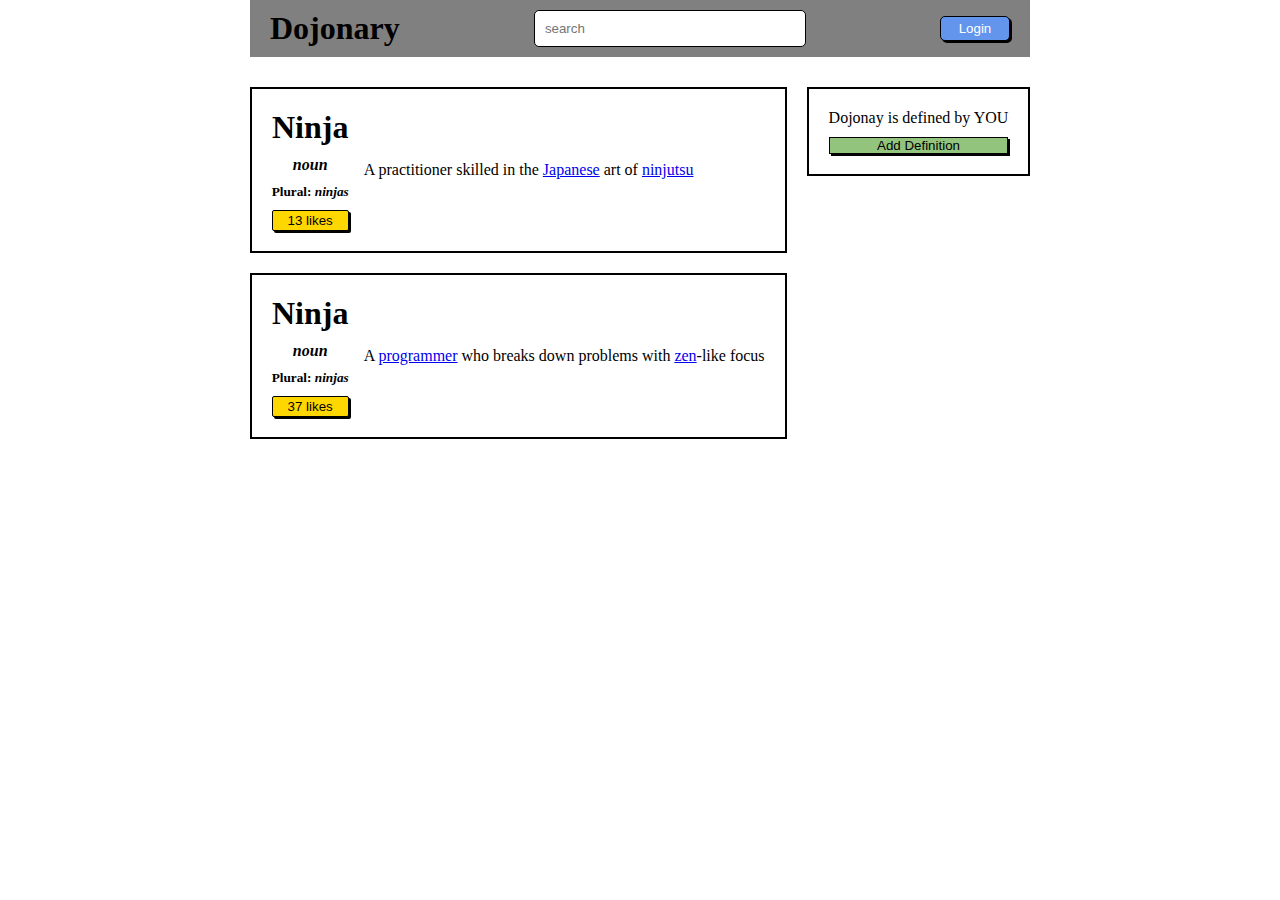
<file: evento_onclick/index.html>
<!DOCTYPE html>
<html lang="en">
<head>
    <meta charset="UTF-8">
    <meta http-equiv="X-UA-Compatible" content="IE=edge">
    <meta name="viewport" content="width=device-width, initial-scale=1.0">
    <title>Evento onClick</title>
    <link rel="stylesheet" href="styles.css">
</head>
<body>
    <header>
        <h1>Dojonary</h1>
        <input type="text" placeholder="search">
        <button onclick="turnLogOut(this)">Login</button>
    </header>
    <main>
        <div class="col-1">
            <div class="box">
                <div class="box-left">
                    <h1>Ninja</h1>
                    <h4>noun</h4>
                    <h5>Plural: <span>ninjas</span></h5> 
                    <button class="button-like" id="button-1" onclick="sendAlert()">13 likes</button>
                </div>
                <diva class="box-rigth">
                    <p>A practitioner skilled in the <a href="#">Japanese</a> art of <a href="#">ninjutsu</a></p>
                </div>
                <div class="box">
                    <div class="box-left">
                        <h1>Ninja</h1>
                        <h4>noun</h4>
                        <h5>Plural: <span>ninjas</span></h5> 
                        <button class="button-like" id="button-2" onclick="sendAlert()">37 likes</button>
                    </div>
                    <div class="box-rigth">
                        <p>A <a href="#">programmer</a> who breaks down problems with <a href="#">zen</a>-like focus</p>
                    </div>
                </div>
            </div>
            <div class="col-2">
                <div class="box-2">
                    <p>Dojonay is defined by YOU</p>
                    <button class="button-definition" id="button-3" onclick="removeButton(this)">Add Definition</button>
                    </div>
                </div>
            </div>
        </div>
    </main>
    <script src="script.js"></script>
</body>
</html>
</file>
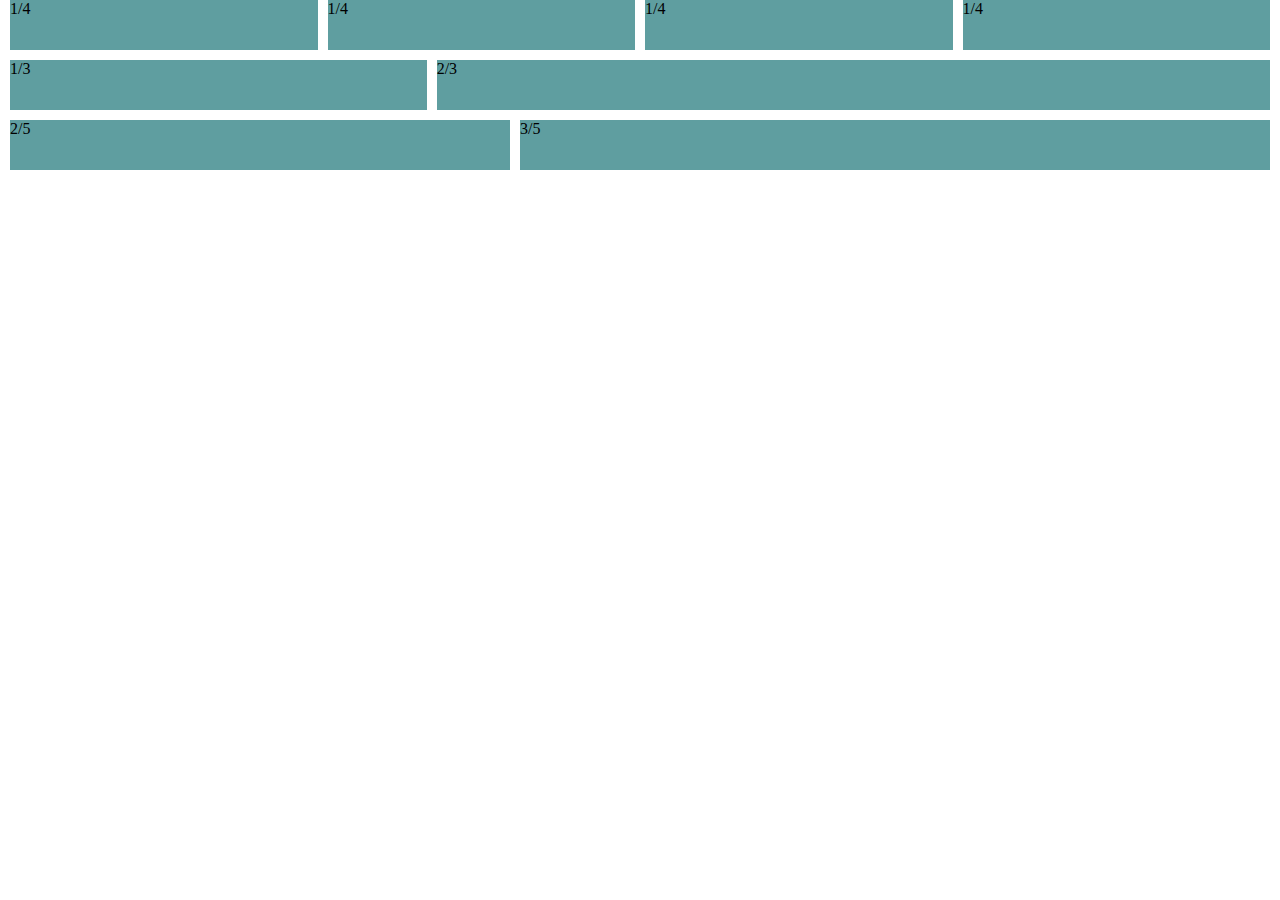
<file: Flex_columns/index.html>
<!DOCTYPE html>
<html lang="en">
<head>
    <meta charset="UTF-8">
    <meta http-equiv="X-UA-Compatible" content="IE=edge">
    <meta name="viewport" content="width=device-width, initial-scale=1.0">
    <title>Flex Columns</title>
    <link rel="stylesheet" href="styles.css">
</head>
<body>
    <div class="row">
        <div class="col">1/4</div>
        <div class="col">1/4</div>
        <div class="col">1/4</div>
        <div class="col">1/4</div>
    </div>
    <div class="row">
        <div class="col">1/3</div> 
        <div class="col-2">2/3</div>
    </div>
    <div class="row">
        <div class="col-2">2/5</div>
        <div class="col-3">3/5</div>
    </div>
</body>
</html>
</file>
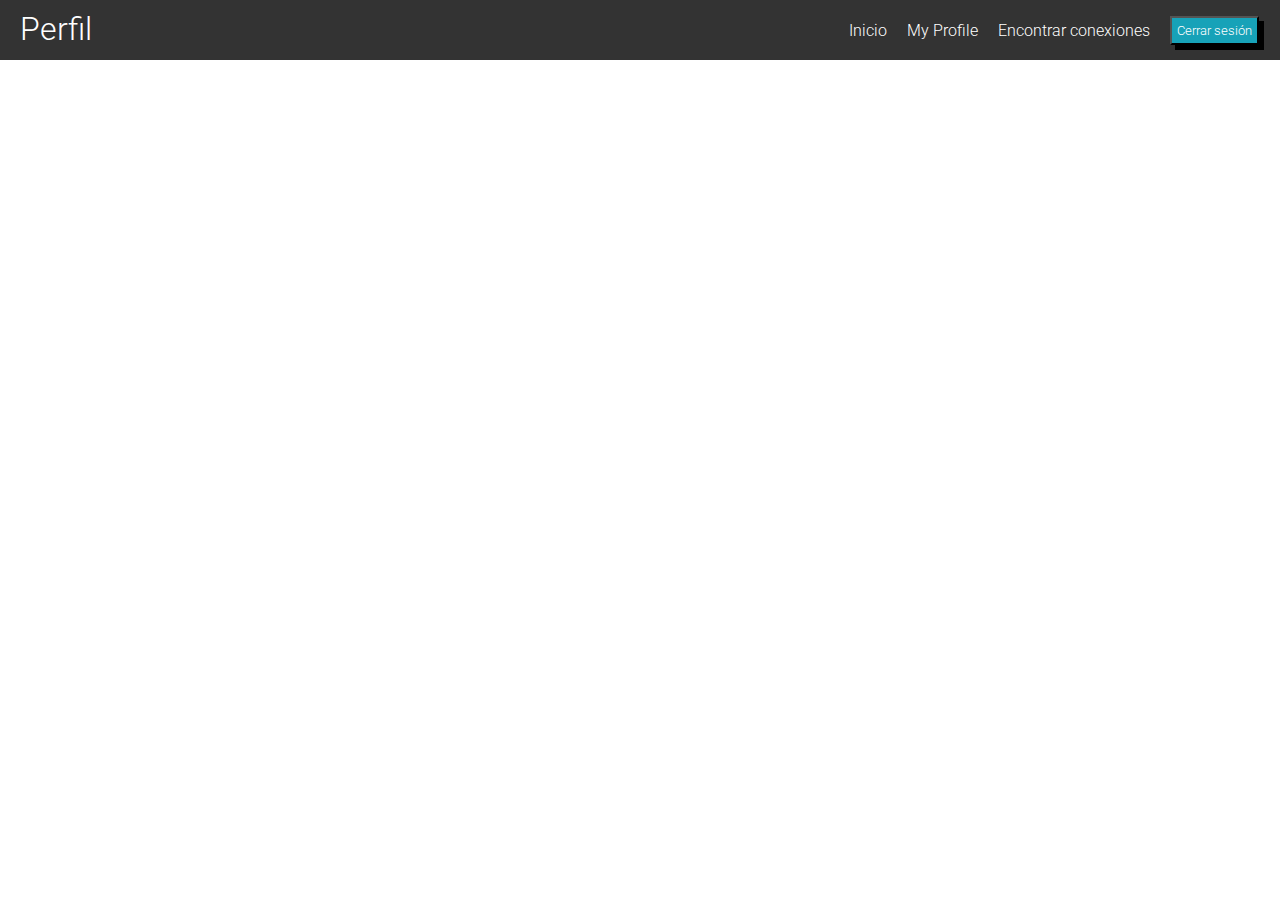
<file: Flex_Nav/index.html>
<!DOCTYPE html>
<html lang="en">
<head>
    <meta charset="UTF-8">
    <meta http-equiv="X-UA-Compatible" content="IE=edge">
    <meta name="viewport" content="width=device-width, initial-scale=1.0">
    <title>Flex Nav</title>
    <link rel="stylesheet" href="styles.css">
</head>
<body>
    <div class="nav">
        <h1 class="nav-title">Perfil</h1>
        <ul class="nav-links">
            <li><a href="#">Inicio</a></li>
            <li><a href="#" class="active">My Profile</a></li>
            <li><a href="#">Encontrar conexiones</a></li>
            <li><button class="btn">Cerrar sesión</button></li>
        </ul>
    </div>
</body>
</html>
</file>
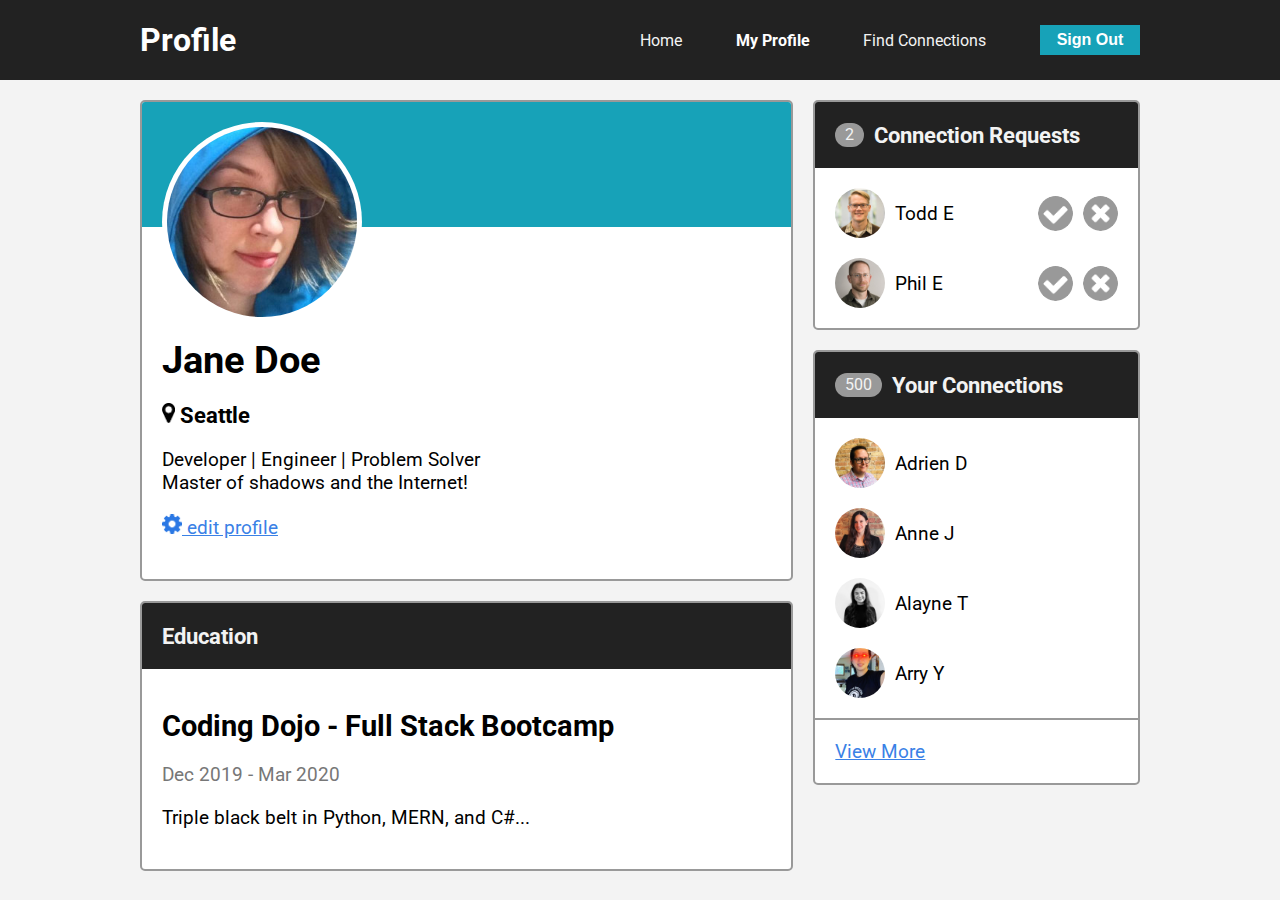
<file: hacer-conexiones/index.html>
<!DOCTYPE html>
<html lang="en">
<head>
    <meta charset="UTF-8">
    <meta name="viewport" content="width=device-width, initial-scale=1.0">
    <title>Profile Page</title>
    <link rel="stylesheet" href="style.css">
    <link rel="preconnect" href="https://fonts.gstatic.com">
    <link href="https://fonts.googleapis.com/css2?family=Roboto&display=swap" rel="stylesheet">
</head>
<body>

    <!-- navbar -->
    <div class="nav">
        <div class="flex-container">
            <h1 class="nav-title">Profile</h1>
            <ul class="nav-links">
                <li><a href="#">Home</a></li>
                <li><a href="#" class="active">My Profile</a></li>
                <li><a href="#">Find Connections</a></li>
                <li><button class="btn">Sign Out</button></li>
            </ul>
        </div>
    </div>

    <!-- main -->
    <div class="flex-container main">

        <!-- 2/3 width column -->
        <div class="col-2">

            <!-- user info card -->
            <div class="card user-card">
                <div class="card-header">
                    <img src="images/jane-m.jpg" alt="jane" class="avatar-m">
                </div>
                <div class="card-body">
                    <h1 id="name-card">Jane Doe</h1>
                    <h3><img src="icons/map-marker.png" alt="pin" class="icon-s"> Seattle</h3>
                    <p>Developer | Engineer | Problem Solver<br>
                    Master of shadows and the Internet!</p>
                    <p><a href="#" onclick="changeName()"><img src="icons/gear.png" alt="gear" class="icon-s""> edit profile</a></p>
                </div>
            </div>

            <!-- user education card -->
            <div class="card">
                <div class="card-header">
                    <h3>Education</h3>
                </div>
                <div class="card-body">
                    <h2>Coding Dojo - Full Stack Bootcamp</h2>
                    <p class="dates">Dec 2019 - Mar 2020</p>
                    <p>Triple black belt in Python, MERN, and C#...</p>
                </div>
            </div>

        </div>

        <!-- 1/3 width column -->
        <div class="col-1">

            <!-- connection requests card -->
            <div class="card">
                <div class="card-header">
                    <span class="badge">2</span>
                    <h3>Connection Requests</h3>
                </div>
                <ul class="card-list">
                    <li class="card-list-item">
                        <span>
                            <img src="images/todd-s.jpg" alt="todd" class="avatar-s">
                            Todd E
                        </span>
                        <span>
                            <img src="icons/accept-circle.png" alt="accept" class="icon" onclick="removeRequest(this,'accept')">
                            <img src="icons/close-circle.png" alt="close" class="icon" onclick="removeRequest(this,'decline')">
                        </span>
                    </li>
                    <li class="card-list-item">
                        <span>
                            <img src="images/phil-s.jpg" alt="phil" class="avatar-s">
                            Phil E
                        </span>
                        <span>
                            <img src="icons/accept-circle.png" alt="accept" class="icon" onclick="removeRequest(this,'accept')">
                            <img src="icons/close-circle.png" alt="close" class="icon"onclick="removeRequest(this,'decline')">
                        </span>
                    </li>
                </ul>
            </div>

            <!-- your connections card -->
            <div class="card">
                <div class="card-header">
                    <span class="badge" id="connections">500</span>
                    <h3>Your Connections</h3>
                </div>
                <ul class="card-list">
                    <li class="card-list-item start">
                        <img src="images/adrien-s.jpg" alt="adrien" class="avatar-s">
                        Adrien D
                    </li>
                    <li class="card-list-item start">
                        <img src="images/anne-s.jpg" alt="anne" class="avatar-s">
                        Anne J
                    </li>
                    <li class="card-list-item start">
                        <img src="images/alayne-s.jpg" alt="alayne" class="avatar-s">
                        Alayne T
                    </li>
                    <li class="card-list-item start">
                        <img src="images/arry-s.jpg" alt="arry" class="avatar-s">
                        Arry Y
                    </li>
                </ul>
                <div class="card-footer">
                    <a href="#">View More</a>
                </div>
            </div>

        </div>
    </div>

    <script src="script.js"></script>
</body>
</html>
</file>
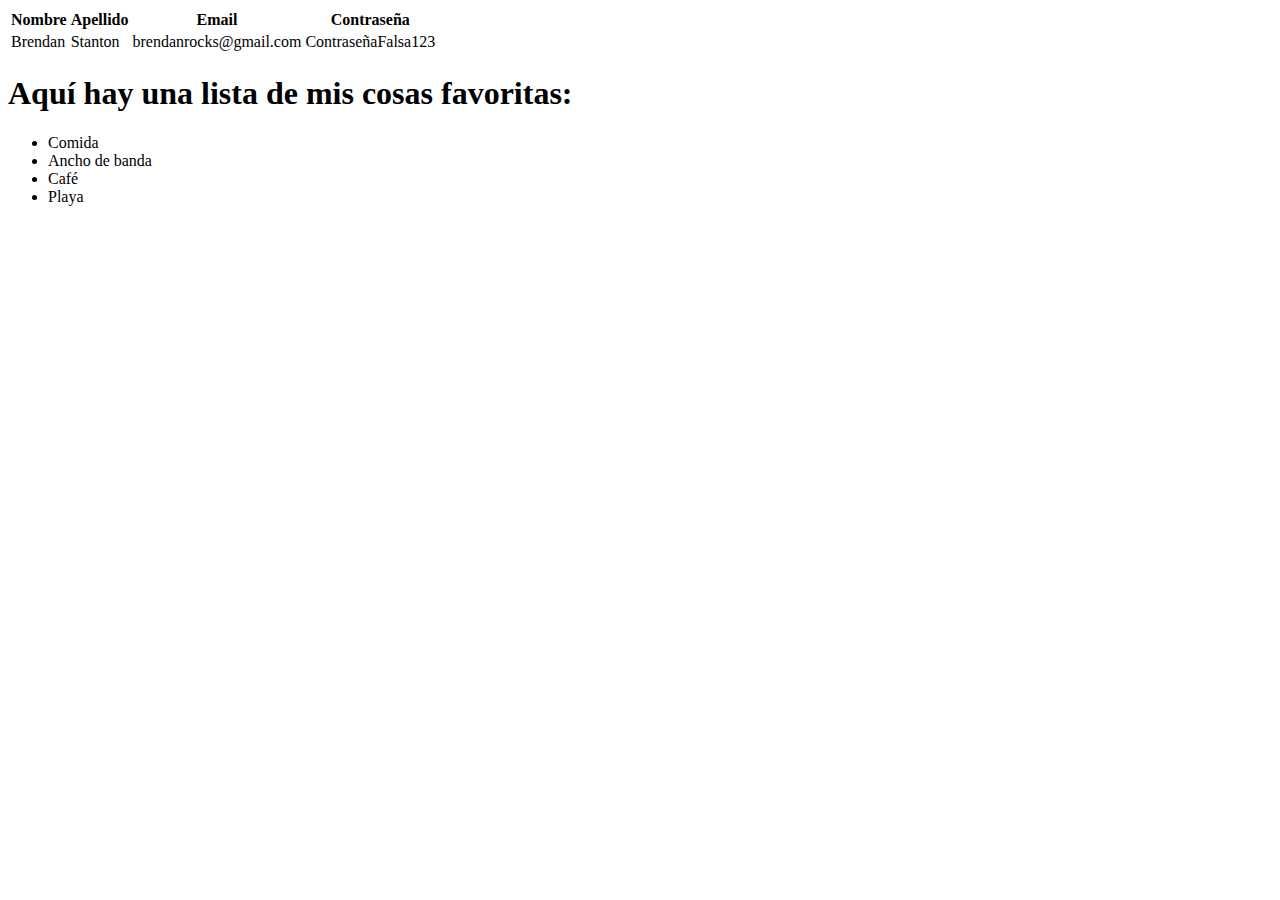
<file: basicoII.html>
<!DOCTYPE html>
<html>
    <head>
        <title>Básico II</title>
    </head>
    <body>
        <table> 
            <thead>
                <tr>
                    <th>Nombre</th>
                    <th>Apellido</th>
                    <th>Email</th>
                    <th>Contraseña</th>
                </tr>
            </thead>
            <tbody>
                <tr>
                    <td>Brendan</td>
                    <td>Stanton</td>
                    <td>brendanrocks@gmail.com</td>
                    <td>ContraseñaFalsa123</td>
                </tr>
            </tbody>
    </table>
    <h1>Aquí hay una lista de mis cosas favoritas:</h1>
    <ul>
        <li>Comida</li>
        <li>Ancho de banda</li>
        <li>Café</li>
        <li>Playa</li>
    </ul>
    </body>
</html>
</file>
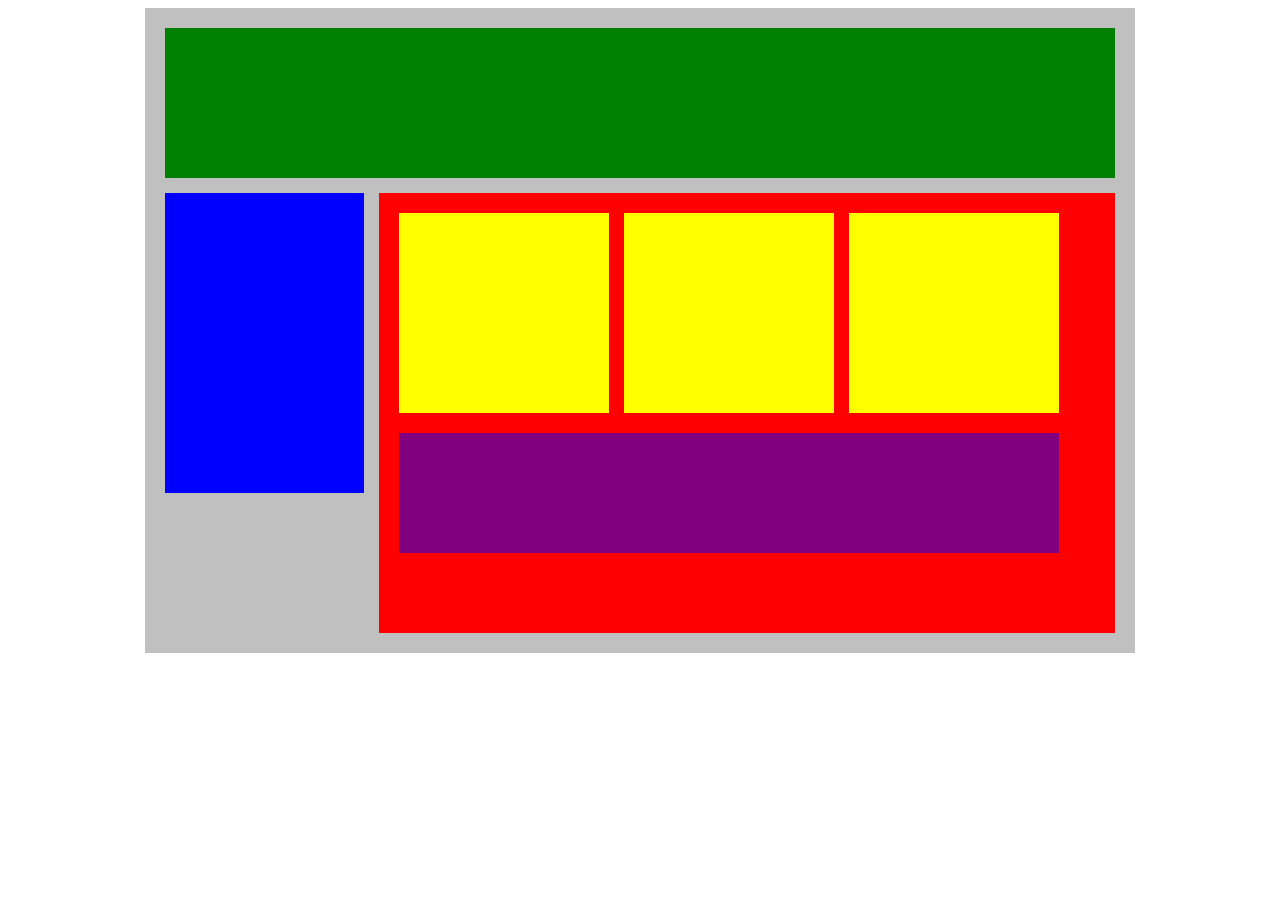
<file: Flex_our_cubes/idenx.html>
<!DOCTYPE html>
<html lang="en">
<head>
    <title>Posición de práctica</title>
    <link rel="stylesheet" type="text/css" href="style.css">
</head>
<body>
    <div class="container">
        <div class="top-nav"></div>
        <div class="row">
            <div class="side-nav"></div>
            <div class="main">
                <div class="row">
                    <div class="sub-content"></div>
                    <div class="sub-content"></div>
                    <div class="sub-content"></div>
                </div>
                <div id="advertisement"></div>
            </div>
        </div>
    </div>
</body>
</html>
</file>
<file: evento_onclick/styles.css>
*{
    margin: 0;
    padding: 0;
}

header{
    background-color: gray;
    display: flex;
    justify-content: space-between;
    align-items: center;
    padding: 10px 20px;
    width: 740px;
    margin: 0 auto 30px;
}

header input{
    width: 250px;
    border: 1px solid black;
    border-radius: 5px;
    padding: 10px;
}

main{
    margin: 0 auto;
    display: flex;
    justify-content: center;
    gap: 20px;
}

h4, span{
    font-style: italic;
}

header button{
    background-color: cornflowerblue;
    color: white;
    width: 70px;
    height: 25px;
    border-style: none;
    border: 1px solid black;
    border-radius: 5px;
    box-shadow: 2px 2px black;
}

.col-1{
    display: flex;
    flex-direction: column;
    gap: 20px;
}

.box, .box-2{
    padding: 20px;
    border: 2px solid black;
}

.box{
    display: flex;
    gap: 15px;
}

.box-left{
    display: flex;
    flex-direction: column;
    align-items: center;
    gap: 10px;
}

.box-rigth{
    display: flex;
    justify-content: center;
    align-items: center;
}

.button-like{
    padding: 2px 15px;
    background-color:gold;
    border-style: none;
    border: 1px solid black;
    border-radius: 2px;
    box-shadow: 2px 2px black;
}
.box-2{
    display: flex;
    flex-direction: column;
    gap: 10px;
}

.button-definition{
    background-color: #93C47D;
    border-style: none;
    border: 1px solid black;
    box-shadow: 2px 2px black;
}
</file>
<file: Flex_columns/styles.css>
*{
    margin: 0;
    padding: 0;
    
}
body{
    display: flex;
    flex-direction: column;
    gap: 10px;
}
.row{
    display: flex;
    gap: 10px;
    width: auto;
    justify-content: space-between;
    padding: 0 10px;
}

.col, .col-2, .col-3{
    background-color: cadetblue;
    height: 50px;
    width: 100vw;

}

.col{
    flex: 1;
}
.col-2{
    flex: 2;
}
.col-3{
    flex: 3;
}
</file>
<file: Flex_Nav/styles.css>
@import url('https://fonts.googleapis.com/css2?family=Roboto:ital,wght@0,100;0,300;0,400;0,500;0,700;0,900;1,100;1,300;1,400;1,500;1,700;1,900&display=swap');

*{
    margin: 0;
    padding: 0;
    font-family: 'Roboto', sans-serif;
    font-weight: 300;
    color: #fff;
}

.nav{
    background-color: #333333;
    height: 40px;
    padding: 10px 20px;
    display: flex;
    justify-content: space-between;
}
h1{
    margin: 0 10px 0 0;
}
ul{
    display: flex;
    align-items: center;
    gap: 10px;
    padding: 1px;
}


ul li{
    list-style: none;
}

ul li a{
    margin: 0 10px 0 0;
    text-decoration: none;
}


.btn{
    background-color: #17A2B8;
    border-color: black;
    box-shadow:5px 5px black;
    padding: 5px;
}
</file>
<file: Flex_our_cubes/style.css>
.container{
    width: 950px;
    background-color: silver;
    margin: 0px auto;
    padding: 20px;
    display: flex;
    flex-direction: column;
    gap: 15px;
}
.top-nav {
    height: 150px;
    background-color: green;
}
.side-nav {
    height: 300px;
    width: 200px;
    background-color: blue;
}
.main {
    height: 400px;
    width: 700px;
    background-color: red;
    padding: 20px;
    display: flex;
    flex-direction: column;
    gap: 20px;
}
.sub-content {
    height: 200px;
    width: 210px;
    background-color: yellow;
}
#advertisement {
    height: 120px;
    width: 660px;
    background-color: purple;
}
.row {
    display: flex;
    gap: 15px;
    /* TODO - what should go here? */
}
</file>
<file: hacer-conexiones/style.css>
/* CSS Reset */

* {
    margin: 0;
    padding: 0;
}

/* styles to apply to body */

body {
    background-color: #f3f3f3;
    font-family: 'Roboto', sans-serif;
}

.flex-container {
    width: 1000px;
    margin: 0 auto;
}

.flex-container, .nav-links, .nav {
    display: flex;
    justify-content: space-between;
    align-items: center;
}

.nav {
    height: 80px;
    background-color: #222;
    color: #fff;
    margin-bottom: 20px;
}

.nav-links {
    width: 50%;
    list-style-type: none;
    align-items: center;
}

.nav-links a {
    color: #f3f3f3;
    text-decoration: none;
}

.nav-links a.active {
    color: #fff;
    font-weight: bold;
}

.btn {
    height: 30px;
    width: 100px;
    color: #fff;
    background-color: #17a2b8;
    border: none;
    font-size: 1rem;
    font-weight: bold;
}

.flex-container.main {
    align-items: flex-start;
}

.col-2 {
    flex: 2;
    margin-right: 20px;
}

.col-1 {
    flex: 1;
}

.card {
    background-color: #fff;
    border: 2px solid #999;
    margin-bottom: 20px;
    border-radius: 5px;
    font-size: 1.2rem;
    overflow: hidden;
}


.card-header {
    padding: 20px;
    background-color: #222;
    color: #f3f3f3;
}

.card-header {
    display: flex;
    align-items: center;
}

.card-body {
    padding: 20px;
}

.card-body h1, 
.card-body h2,
.card-body h3,
.card-body p {
    margin: 20px 0px;
}

.user-card .card-header {
    background-color: #17a2b8;
    height: 85px;
    margin-bottom: 70px;
    display: block;
}

.card-footer {
    border-top: 2px solid #999;
    display: flex;
    align-items: center;
    padding: 20px;
}

.avatar-m {
    border-radius: 50%;
    background-color: #fff;
    height: 190px;
    padding: 5px;
}

.icon-s {
    height: 20px;
}

a {
    color: #3a81e6;
}

.dates {
    color: #777;
}

.card-list {
    padding: 0 20px;
    padding-top: 20px;
    list-style-type: none;
}

.card-list-item,
.card-list-item > *{
    display: flex;
    align-items: center;
}

.card-list-item{
    margin-bottom: 20px;
    justify-content: space-between;
}

.card-list-item.start {
    justify-content: flex-start;
}

.avatar-s, .icon {
    height: 50px;
    border-radius: 50%;
    margin-right: 10px;
}

.icon {
    height: 35px;
}

.icon, .btn {
    cursor: pointer;
}

.icon:last-child {
    margin-right: 0;
}

.badge {
    font-size: 1rem;
    height: 24px;
    line-height: 24px;
    padding: 0 10px;
    background-color: #999;
    border-radius: 12px;
    margin-right: 10px;
}
</file>
